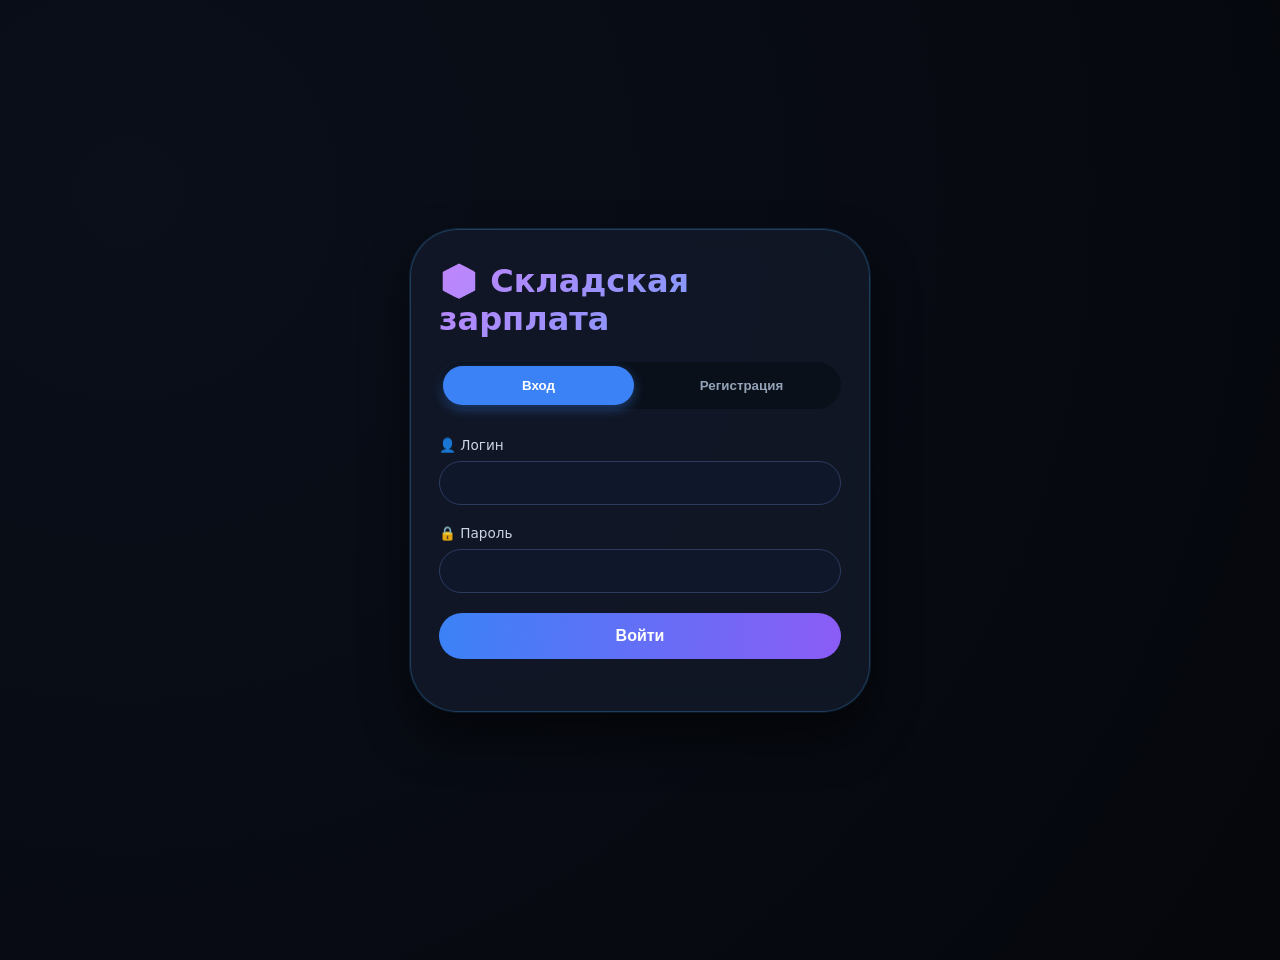
<file: index.html>
<!DOCTYPE html>
<html lang="ru">
<head>
  <meta charset="UTF-8">
  <meta name="viewport" content="width=device-width, initial-scale=1.0, viewport-fit=cover">
  <title>Склад | Текущая смена</title>
  <link href="https://fonts.googleapis.com/css2?family=Inter:opsz,wght@14..32,400;14..32,500;14..32,600;14..32,700&display=swap" rel="stylesheet">
  <link rel="stylesheet" href="style.css">
</head>
<body>
  <div class="app-container">
    <header class="main-header">
      <div class="user-info">
        <span>👋 Привет, <span id="currentUsername"></span></span>
        <button id="logoutBtn" class="logout-btn">🚪 Выход</button>
      </div>
      <h1>📦 Калькулятор зарплаты склада</h1>
      <p class="subhead">Секции + тара + штучки + базовая доплата за смену</p>
    </header>

    <main>
      <!-- Блок настроек -->
      <div class="settings-card">
        <h3>⚙️ Настройки смены (редактируемые)</h3>
        <div class="settings-row">
          <div class="input-group">
            <label>💰 Базовая доплата за смену (₽)</label>
            <input type="number" id="baseShiftBonus" value="2800" step="100" min="0" class="number-input">
          </div>
          <div class="input-group">
            <label>📦 Тариф за 1 тару (₽)</label>
            <input type="number" id="globalContainerTariff" value="5" step="0.5" min="0" class="tariff-input">
          </div>
          <div class="input-group">
            <label>🔧 Тариф за 1 штучку (₽)</label>
            <input type="number" id="globalPieceTariff" value="0.3" step="0.1" min="0" class="tariff-input">
          </div>
        </div>
      </div>

      <!-- Секции 1..9 -->
      <div class="sections-grid" id="sectionsContainer"></div>

      <!-- Блок тары (без галочки) -->
      <div class="container-card">
        <div class="container-header">
          <span>📦 Тара</span>
        </div>
        <div class="container-controls">
          <div class="input-group">
            <label>Количество тары (шт, 0 = не учитывается)</label>
            <input type="number" id="containerQty" placeholder="" step="1" min="0" class="number-input">
          </div>
          <div class="container-subtotal" id="containerSubtotalDisplay">📦 Тара: 0 ₽</div>
        </div>
      </div>

      <!-- Блок штучек (без галочки) -->
      <div class="pieces-card">
        <div class="pieces-header">
          <span>🔧 Штучки</span>
        </div>
        <div class="pieces-controls">
          <div class="input-group">
            <label>Количество штучек (шт, 0 = не учитывается)</label>
            <input type="number" id="piecesQty" placeholder="" step="1" min="0" class="number-input">
          </div>
          <div class="pieces-subtotal" id="piecesSubtotalDisplay">🔧 Штучки: 0 ₽</div>
        </div>
      </div>

      <!-- Итог за смену -->
      <div class="total-card">
        <div class="total-row">
          <span class="total-label">ИТОГИ ЗА ЭТУ СМЕНУ</span>
          <span class="total-amount" id="shiftTotal">0 ₽</span>
        </div>
        <div class="action-buttons">
          <button id="saveShiftBtn" class="btn-save">💾 Сохранить смену</button>
          <button id="newShiftBtn" class="btn-new">🔄 Новая смена</button>
        </div>
      </div>

      <!-- Статистика за месяц -->
      <div class="month-stats">
        <div class="stats-header">
          <h3>📅 Статистика за текущий месяц</h3>
          <a href="history.html" class="history-link">📜 Вся история →</a>
        </div>
        <div class="stats-card">
          <div class="stat-item">
            <span>💰 Заработано за месяц:</span>
            <strong id="monthTotal">0 ₽</strong>
          </div>
          <div class="stat-item">
            <span>📆 Количество смен:</span>
            <strong id="monthShiftsCount">0</strong>
          </div>
        </div>
      </div>
    </main>
    <footer>
      <p>⚡ Если поле количества пустое или 0 — оно не учитывается. В истории видны только секции, где была работа.</p>
    </footer>
  </div>
  <script src="main.js"></script>
</body>
</html>
</file>
<file: style.css>
/* Темная тема — стильно, удобно, адаптивно */
* {
  margin: 0;
  padding: 0;
  box-sizing: border-box;
}

body {
  font-family: 'Inter', system-ui, -apple-system, 'Segoe UI', Roboto, sans-serif;
  background: radial-gradient(circle at 10% 20%, #0a0f1a, #05070c);
  color: #eef2ff;
  padding: 20px 16px 40px;
  min-height: 100vh;
}

.app-container {
  max-width: 1280px;
  margin: 0 auto;
}

/* ========== АВТОРИЗАЦИЯ (тёмная) ========== */
.auth-container {
  min-height: 100vh;
  display: flex;
  align-items: center;
  justify-content: center;
  padding: 20px;
}

.auth-card {
  background: rgba(18, 25, 40, 0.85);
  backdrop-filter: blur(16px);
  border-radius: 48px;
  padding: 32px 28px;
  max-width: 460px;
  width: 100%;
  box-shadow: 0 25px 45px rgba(0, 0, 0, 0.5), 0 0 0 1px rgba(66, 153, 225, 0.2);
  border: 1px solid rgba(66, 153, 225, 0.3);
}

.auth-card h1 {
  font-size: 2rem;
  background: linear-gradient(135deg, #c084fc, #60a5fa);
  background-clip: text;
  -webkit-background-clip: text;
  color: transparent;
  margin-bottom: 24px;
}

.tabs {
  display: flex;
  gap: 12px;
  margin-bottom: 28px;
  background: rgba(0, 0, 0, 0.3);
  border-radius: 60px;
  padding: 4px;
}

.tab {
  flex: 1;
  background: transparent;
  border: none;
  padding: 12px;
  border-radius: 40px;
  font-weight: 600;
  color: #94a3b8;
  cursor: pointer;
  transition: 0.2s;
}

.tab.active {
  background: #3b82f6;
  color: white;
  box-shadow: 0 4px 12px rgba(59, 130, 246, 0.4);
}

.auth-form {
  display: none;
  flex-direction: column;
  gap: 20px;
}

.auth-form.active {
  display: flex;
}

.input-group {
  display: flex;
  flex-direction: column;
  gap: 8px;
}

.input-group label {
  font-size: 0.85rem;
  font-weight: 500;
  color: #cbd5e6;
}

.input-group input {
  background: #0f172a;
  border: 1px solid #2d3a5e;
  border-radius: 24px;
  padding: 12px 18px;
  color: #f1f5f9;
  font-size: 1rem;
  transition: all 0.2s;
}

.input-group input:focus {
  outline: none;
  border-color: #60a5fa;
  box-shadow: 0 0 0 3px rgba(96, 165, 250, 0.2);
}

.btn-primary {
  background: linear-gradient(95deg, #3b82f6, #8b5cf6);
  border: none;
  padding: 14px;
  border-radius: 60px;
  font-weight: 700;
  font-size: 1rem;
  color: white;
  cursor: pointer;
  transition: all 0.2s;
}

.btn-primary:hover {
  transform: scale(0.98);
  filter: brightness(1.05);
}

.error-message {
  color: #f87171;
  font-size: 0.8rem;
  text-align: center;
}

/* ========== ХЕДЕР ========== */
.main-header, .history-header {
  display: flex;
  justify-content: space-between;
  align-items: center;
  flex-wrap: wrap;
  gap: 16px;
  margin-bottom: 28px;
  background: rgba(15, 23, 42, 0.6);
  backdrop-filter: blur(12px);
  padding: 12px 20px;
  border-radius: 60px;
  border: 1px solid rgba(59, 130, 246, 0.3);
}

.user-info {
  display: flex;
  gap: 16px;
  align-items: center;
}

.logout-btn, .back-btn {
  background: rgba(239, 68, 68, 0.2);
  border: 1px solid #ef4444;
  padding: 8px 18px;
  border-radius: 40px;
  color: #fca5a5;
  cursor: pointer;
  font-weight: 500;
  transition: 0.2s;
}

.logout-btn:hover, .back-btn:hover {
  background: #ef4444;
  color: white;
}

h1 {
  font-size: 1.8rem;
  font-weight: 700;
  background: linear-gradient(125deg, #e0f2fe, #a5f3fc);
  background-clip: text;
  -webkit-background-clip: text;
  color: transparent;
}

.subhead {
  color: #94a3b8;
  font-size: 0.9rem;
}

/* ========== КАРТОЧКИ ========== */
.salary-base-card, .container-card, .total-card, .month-stats, .shift-card {
  background: rgba(15, 23, 42, 0.7);
  backdrop-filter: blur(8px);
  border-radius: 32px;
  padding: 20px;
  margin-bottom: 24px;
  border: 1px solid rgba(59, 130, 246, 0.25);
  box-shadow: 0 8px 20px rgba(0, 0, 0, 0.3);
}

.salary-base-card {
  background: linear-gradient(125deg, rgba(30, 58, 138, 0.7), rgba(15, 23, 42, 0.8));
}

.base-amount {
  font-size: 2rem;
  font-weight: 800;
  color: #facc15;
}

/* Секции */
.sections-grid {
  display: grid;
  grid-template-columns: repeat(auto-fill, minmax(280px, 1fr));
  gap: 20px;
  margin-bottom: 28px;
}

.section-card {
  background: rgba(10, 16, 28, 0.8);
  backdrop-filter: blur(4px);
  border-radius: 28px;
  padding: 18px;
  border: 1px solid #2d3a5e;
  transition: all 0.2s;
}

.section-card:hover {
  border-color: #60a5fa;
  transform: translateY(-3px);
}

.section-title {
  font-weight: 700;
  font-size: 1.3rem;
  margin-bottom: 16px;
  color: #b9d0f8;
}

.number-input, .tariff-input {
  background: #0a0f1a;
  border: 1px solid #334155;
  border-radius: 28px;
  padding: 10px 16px;
  color: #f1f5f9;
  font-size: 1rem;
}

.number-input:focus, .tariff-input:focus {
  border-color: #818cf8;
  outline: none;
}

.section-summary {
  background: #111827;
  border-radius: 28px;
  padding: 10px;
  text-align: center;
  margin-top: 10px;
  color: #cbd5e6;
}

/* Чекбокс тары */
.checkbox-label {
  display: flex;
  align-items: center;
  gap: 12px;
  background: #1e293b;
  padding: 8px 18px;
  border-radius: 60px;
  cursor: pointer;
}

.checkbox-label input {
  width: 20px;
  height: 20px;
  accent-color: #3b82f6;
}

.container-controls {
  display: flex;
  flex-wrap: wrap;
  gap: 20px;
  margin-top: 16px;
}

/* Итоговая карточка */
.total-card {
  background: linear-gradient(145deg, #1e293b, #0f172a);
  border-color: #facc15;
}
.total-amount {
  font-size: 2rem;
  font-weight: 800;
  background: #111827;
  padding: 6px 24px;
  border-radius: 60px;
  color: #facc15;
  display: inline-block;
}
.action-buttons {
  display: flex;
  gap: 12px;
  flex-wrap: wrap;
}
.btn-save, .btn-new, .reset-btn {
  padding: 12px 24px;
  border-radius: 40px;
  font-weight: 600;
  border: none;
  cursor: pointer;
  transition: 0.2s;
}
.btn-save {
  background: #10b981;
  color: white;
}
.btn-new {
  background: #f59e0b;
  color: #1e293b;
}
.reset-btn {
  background: #475569;
  color: white;
}
.btn-save:hover, .btn-new:hover, .reset-btn:hover {
  transform: scale(0.97);
  filter: brightness(1.1);
}

/* Статистика месяца */
.month-stats {
  background: rgba(0, 0, 0, 0.5);
}
.stats-header {
  display: flex;
  justify-content: space-between;
  align-items: baseline;
  flex-wrap: wrap;
  margin-bottom: 20px;
}
.history-link {
  color: #60a5fa;
  text-decoration: none;
  font-weight: 600;
}
.stat-item {
  display: flex;
  justify-content: space-between;
  padding: 12px 0;
  border-bottom: 1px solid #334155;
}
.stat-item strong {
  color: #facc15;
  font-size: 1.3rem;
}

/* История смен */
.filter-bar {
  display: flex;
  gap: 12px;
  align-items: center;
  flex-wrap: wrap;
  margin-bottom: 24px;
  background: rgba(15, 23, 42, 0.5);
  padding: 12px 20px;
  border-radius: 60px;
}
.small-btn {
  background: #3b82f6;
  border: none;
  padding: 8px 20px;
  border-radius: 40px;
  color: white;
  cursor: pointer;
}
.small-btn.reset {
  background: #475569;
}
.shifts-list {
  display: flex;
  flex-direction: column;
  gap: 14px;
}
.shift-card {
  display: flex;
  justify-content: space-between;
  align-items: center;
  flex-wrap: wrap;
  gap: 12px;
}
.delete-shift {
  background: #7f1d1d;
  border: none;
  padding: 8px 18px;
  border-radius: 40px;
  color: #fecaca;
  cursor: pointer;
}
.delete-shift:hover {
  background: #b91c1c;
}
.hidden {
  display: none;
}

/* Адаптация мобильная */
@media (max-width: 640px) {
  body {
    padding: 12px;
  }
  h1 {
    font-size: 1.4rem;
  }
  .total-card {
    flex-direction: column;
    text-align: center;
  }
  .action-buttons {
    width: 100%;
    justify-content: stretch;
  }
  .btn-save, .btn-new {
    flex: 1;
  }
  .total-amount {
    font-size: 1.6rem;
  }
  .sections-grid {
    grid-template-columns: 1fr;
  }
  .user-info {
    width: 100%;
    justify-content: space-between;
  }
}
/* Новые блоки: настройки, штучки */
.settings-card {
  background: rgba(15, 23, 42, 0.7);
  backdrop-filter: blur(8px);
  border-radius: 32px;
  padding: 20px;
  margin-bottom: 24px;
  border: 1px solid rgba(59, 130, 246, 0.3);
}

.settings-row {
  display: flex;
  flex-wrap: wrap;
  gap: 20px;
  margin-top: 12px;
}

.settings-row .input-group {
  flex: 1;
  min-width: 150px;
}

.pieces-card, .container-card {
  background: rgba(15, 23, 42, 0.7);
  backdrop-filter: blur(8px);
  border-radius: 32px;
  padding: 20px;
  margin-bottom: 24px;
  border: 1px solid rgba(59, 130, 246, 0.3);
}

.pieces-controls, .container-controls {
  display: flex;
  flex-wrap: wrap;
  gap: 20px;
  margin-top: 16px;
  align-items: flex-end;
}

.pieces-subtotal, .container-subtotal {
  background: #111827;
  padding: 10px 20px;
  border-radius: 40px;
  font-weight: 600;
}
</file>
